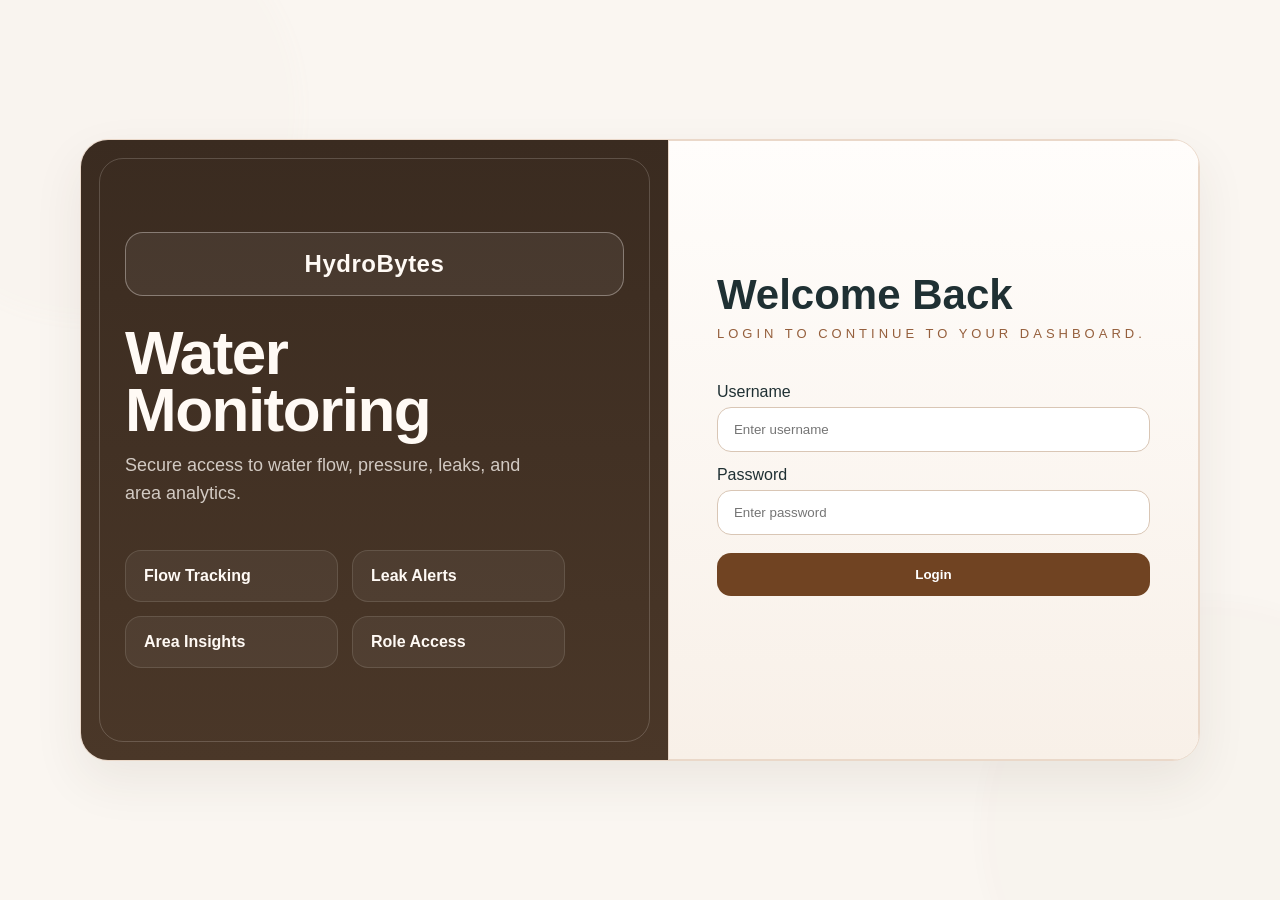
<file: frontend/index.html>
﻿<!DOCTYPE html>
<html lang="en">
<head>
  <meta charset="UTF-8">
  <meta name="viewport" content="width=device-width, initial-scale=1.0">
  <title>Water Monitoring Login</title>
  <link rel="stylesheet" href="/frontend/style.css">
</head>
<body>
  <section id="loginPage" class="login-page">
    <div class="login-shell">
      <div class="login-brand">
        <div class="brand-mark">HydroBytes</div>
        <h1>Water<br>Monitoring</h1>
        <p>Secure access to water flow, pressure, leaks, and area analytics.</p>
        <div class="feature-grid" aria-hidden="true">
          <div class="feature-pill">Flow Tracking</div>
          <div class="feature-pill">Leak Alerts</div>
          <div class="feature-pill">Area Insights</div>
          <div class="feature-pill">Role Access</div>
        </div>
      </div>

      <form id="loginForm" class="login-box" autocomplete="off">
        <div class="login-card-top">
          <h2>Welcome Back</h2>
          <p>Login to continue to your dashboard.</p>
        </div>
        <label for="username">Username</label>
        <input id="username" type="email" placeholder="Enter username" autocomplete="off" required>
        <label for="password">Password</label>
        <input id="password" type="password" placeholder="Enter password" autocomplete="new-password" required>
        <button type="submit">Login</button>
        <span id="loginError"></span>
      </form>
    </div>
  </section>

  <section id="dashboard" class="dashboard hidden">
    <header class="topbar">
      <h1>HYDROBYTES</h1>
      <div class="top-actions">
        <button id="manageBtn" type="button">Manage</button>
        <button id="logoutBtn" type="button">Logout</button>
      </div>
    </header>

    <main>
      <section class="title-section">
        <p>Water Monitoring Portal</p>
        <h2>Water Monitoring Dashboard</h2>
        <span>Admin overview for water flow, usage, pressure, leaks, areas, and pipelines.</span>
      </section>

      <section id="metrics" class="metrics"></section>

      <section class="bottom-grid">
        <div class="panel">
          <h3>Open Alerts</h3>
          <div id="alerts"></div>
        </div>
        <div class="panel">
          <h3>Summary</h3>
          <div id="areas"></div>
        </div>
      </section>
    </main>
  </section>

  <script src="/frontend/script.js"></script>
</body>
</html>
</file>
<file: frontend/style.css>
﻿* {
  box-sizing: border-box;
}

body {
  margin: 0;
  min-height: 100vh;
  color: #1f3033;
  font-family: Arial, sans-serif;
  background: #faf6f1;
}

.hidden {
  display: none !important;
}

.login-page {
  min-height: 100vh;
  display: flex;
  align-items: center;
  justify-content: center;
  padding: 20px;
  position: relative;
  overflow: hidden;
}

.login-page::before,
.login-page::after {
  content: "";
  position: absolute;
  border-radius: 999px;
  filter: blur(10px);
  opacity: 0.12;
}

.login-page::before {
  width: 420px;
  height: 420px;
  background: rgba(201, 168, 145, 0.18);
  left: -120px;
  top: -100px;
}

.login-page::after {
  width: 460px;
  height: 460px;
  background: rgba(112, 67, 34, 0.12);
  right: -160px;
  bottom: -160px;
}

.login-shell {
  width: min(1120px, 100%);
  display: grid;
  grid-template-columns: 1.05fr 0.95fr;
  border: 1px solid #ead8c9;
  border-radius: 28px;
  overflow: hidden;
  background: #fffaf5;
  box-shadow: 0 20px 50px rgba(68, 48, 35, 0.08);
  position: relative;
  z-index: 1;
}

.login-brand,
.login-box {
  min-height: 620px;
}

.login-brand {
  padding: 44px;
  background:
    linear-gradient(180deg, #3a2b20, #4a3728),
    linear-gradient(135deg, rgba(201, 168, 145, 0.22), rgba(112, 67, 34, 0.16));
  color: #fffaf5;
  display: flex;
  flex-direction: column;
  justify-content: center;
  position: relative;
}

.login-brand::after {
  content: "";
  position: absolute;
  inset: 18px;
  border: 1px solid rgba(255, 250, 245, 0.18);
  border-radius: 24px;
  pointer-events: none;
}

.brand-mark {
  min-width: 170px;
  height: 64px;
  padding: 0 18px;
  border-radius: 18px;
  display: inline-flex;
  align-items: center;
  justify-content: center;
  border: 1px solid rgba(255, 250, 245, 0.35);
  background: rgba(255, 255, 255, 0.06);
  font-weight: 800;
  font-size: 24px;
  letter-spacing: 0.5px;
}

.login-brand h1 {
  margin: 28px 0 14px;
  font-size: clamp(40px, 5vw, 62px);
  line-height: 0.92;
  letter-spacing: -1.5px;
}

.login-brand p {
  max-width: 420px;
  margin: 0;
  color: rgba(255, 250, 245, 0.76);
  font-size: 18px;
  line-height: 1.55;
}

.feature-grid {
  display: grid;
  grid-template-columns: repeat(2, minmax(0, 1fr));
  gap: 14px;
  margin-top: 42px;
  max-width: 440px;
}

.feature-pill {
  padding: 16px 18px;
  border-radius: 16px;
  background: rgba(255, 255, 255, 0.05);
  border: 1px solid rgba(255, 250, 245, 0.12);
  color: #fffaf5;
  font-weight: 700;
}

.login-box,
.panel,
.metric-card,
.title-section {
  background: #fff;
  border: 1px solid #ead8c9;
  border-radius: 20px;
  box-shadow: 0 10px 30px rgba(68, 48, 35, 0.06);
}

.login-box {
  padding: 54px 48px;
  color: #1f3033;
  background: linear-gradient(180deg, #fffdfb 0%, #f8f0e8 100%);
  display: flex;
  flex-direction: column;
  justify-content: center;
  border-radius: 0;
}

.login-card-top h2 {
  margin: 0;
  font-size: 42px;
  line-height: 1;
  color: #1f3033;
}

.login-card-top p {
  margin: 10px 0 28px;
  color: #955f3c;
  font-size: 16px;
}

.login-box h1,
.topbar h1 {
  letter-spacing: 6px;
  margin: 0;
}

.login-box p,
.title-section p,
.metric-card span {
  color: #955f3c;
  letter-spacing: 4px;
  text-transform: uppercase;
  font-size: 13px;
}

label {
  display: block;
  margin-top: 14px;
  margin-bottom: 6px;
}

input {
  width: 100%;
  padding: 14px 16px;
  border: 1px solid #d9c6b5;
  border-radius: 14px;
  background: #fff;
  color: #1f3033;
}

button {
  border: 0;
  border-radius: 14px;
  padding: 14px 14px;
  background: #704322;
  color: white;
  cursor: pointer;
  font-weight: 700;
}

.button-link {
  display: inline-block;
  border-radius: 14px;
  padding: 10px 14px;
  background: #704322;
  color: white;
  text-decoration: none;
}

.top-actions {
  display: flex;
  align-items: center;
  gap: 10px;
}

.login-box button {
  width: 100%;
  margin-top: 18px;
}

#loginError {
  display: block;
  margin-top: 10px;
  color: #b83232;
  min-height: 1.2em;
}

.topbar {
  display: flex;
  justify-content: space-between;
  align-items: center;
  padding: 22px 6%;
  border-bottom: 1px solid #ead8c9;
  background: #fffaf5;
}

main {
  width: min(1280px, 92%);
  margin: 24px auto 40px;
}

.title-section {
  padding: 30px;
}

.title-section h2 {
  margin: 0;
  font-size: 38px;
}

.title-section span {
  display: block;
  margin-top: 10px;
  color: #59676b;
  font-size: 17px;
}

.metrics {
  display: grid;
  grid-template-columns: repeat(3, 1fr);
  gap: 18px;
  margin-top: 18px;
}

.metric-card {
  min-height: 130px;
  padding: 22px;
}

.metric-card strong {
  display: block;
  margin-top: 10px;
  font-size: 30px;
}

.metric-card small {
  display: block;
  margin-top: 8px;
  color: #59676b;
}

.bottom-grid {
  display: grid;
  grid-template-columns: 1fr 1fr;
  gap: 18px;
  margin-top: 18px;
}

.manage-grid {
  display: grid;
  grid-template-columns: 1fr 1fr;
  gap: 18px;
  margin-top: 18px;
}

.panel {
  padding: 22px;
}

.panel h3 {
  margin-top: 0;
}

.small-form {
  display: grid;
  gap: 10px;
  margin-bottom: 24px;
}

select {
  width: 100%;
  padding: 11px;
  border: 1px solid #d9c6b5;
  border-radius: 14px;
  background: #fff;
}

#alerts,
#areas {
  max-height: 340px;
  overflow-y: auto;
  padding-right: 8px;
}

#alerts::-webkit-scrollbar,
#areas::-webkit-scrollbar {
  width: 8px;
}

#alerts::-webkit-scrollbar-thumb,
#areas::-webkit-scrollbar-thumb {
  background: #c9a891;
  border-radius: 8px;
}

#alerts::-webkit-scrollbar-track,
#areas::-webkit-scrollbar-track {
  background: #f3e7dc;
  border-radius: 8px;
}

.scroll-list {
  max-height: 320px;
  overflow-y: auto;
  padding-right: 8px;
}

.area-card {
  display: grid;
  gap: 8px;
  min-height: 118px;
}

.area-toggle {
  width: 100%;
  display: flex;
  justify-content: space-between;
  align-items: center;
  gap: 12px;
  padding: 0;
  background: transparent;
  color: inherit;
  border: 0;
  text-align: left;
}

.area-toggle-label {
  display: grid;
  gap: 4px;
}

.area-toggle-label small {
  color: #955f3c;
  font-size: 12px;
  letter-spacing: 1px;
  text-transform: uppercase;
}

.area-toggle-arrow {
  font-size: 22px;
  color: #704322;
  flex: 0 0 auto;
}

.area-pipelines {
  display: grid;
  gap: 10px;
  padding-left: 4px;
}

.area-pipelines.closed {
  display: none;
}

.area-pipelines.open {
  display: grid;
}

.pipeline-chip {
  padding: 10px 12px;
  border-radius: 14px;
  background: #fffdfb;
  border: 1px solid #ead8c9;
}

.pipeline-chip strong {
  font-size: 14px;
}

.area-card-head {
  display: flex;
  justify-content: space-between;
  align-items: center;
  gap: 12px;
}

.area-card-head span {
  color: #955f3c;
  font-size: 12px;
  letter-spacing: 1px;
  text-transform: uppercase;
  white-space: nowrap;
}

#areaList {
  max-height: 360px;
  overflow-y: auto;
  padding-right: 10px;
  display: grid;
  gap: 12px;
}

#pipelineList {
  max-height: 260px;
  overflow-y: auto;
  padding-right: 10px;
  display: grid;
  gap: 12px;
}

.data-panel {
  margin-top: 18px;
}

.manage-analysis {
  margin-top: 18px;
}

.data-list {
  margin-top: 12px;
}

.message {
  color: #197653;
  font-weight: bold;
}

.alert-item,
.area-item {
  border: 1px solid #ead8c9;
  border-radius: 16px;
  padding: 14px;
  margin-top: 12px;
  background: #fffdfb;
}

.area-highlight {
  border: 2px solid #c9a891;
  background: linear-gradient(180deg, #fff8f1, #fffdfb);
  box-shadow: 0 8px 22px rgba(112, 67, 34, 0.08);
}

.alert-item p,
.area-item p {
  color: #59676b;
  line-height: 1.4;
}

.resolve-btn {
  background: #197653;
}

.area-row {
  display: flex;
  justify-content: space-between;
  gap: 12px;
}

.analysis-grid {
  display: grid;
  grid-template-columns: 1fr 1fr;
  gap: 18px;
  margin-top: 18px;
}

.section-head h3 {
  margin-bottom: 6px;
}

.section-head p {
  margin: 0 0 16px;
  color: #59676b;
}

.chart-box {
  display: grid;
  gap: 14px;
}

.svg-chart,
.svg-donut {
  width: 100%;
  height: auto;
  display: block;
}

.chart-axis {
  stroke: #c9a891;
  stroke-width: 1.5;
}

.chart-label {
  fill: #1f3033;
  font-size: 14px;
}

.chart-value,
.chart-note,
.chart-legend {
  fill: #59676b;
  font-size: 12px;
}

.donut-wrap {
  display: grid;
  grid-template-columns: 220px 1fr;
  gap: 14px;
  align-items: center;
}

.donut-base {
  fill: none;
  stroke: #f3e7dc;
  stroke-width: 28;
}

.donut-total {
  fill: #1f3033;
  font-size: 28px;
  font-weight: bold;
}

.donut-caption {
  fill: #59676b;
  font-size: 12px;
}

.donut-list {
  margin-top: 0;
}

.chart-row {
  border: 1px solid #ead8c9;
  border-radius: 16px;
  padding: 14px;
  background: #fffdfb;
}

.chart-row-head {
  display: flex;
  justify-content: space-between;
  gap: 10px;
  margin-bottom: 10px;
}

.bar-track {
  height: 12px;
  border-radius: 999px;
  background: #f3e7dc;
  overflow: hidden;
}

.stacked-track {
  display: flex;
  height: 14px;
  border-radius: 999px;
  overflow: hidden;
  background: #f3e7dc;
}

.bar-fill {
  height: 100%;
  border-radius: 999px;
}

.stack-fill {
  height: 100%;
}

.bar-fill.water {
  background: linear-gradient(90deg, #2e7d8a, #6ab7c5);
}

.bar-fill.alert {
  background: linear-gradient(90deg, #b83232, #ef7a58);
}

.stack-fill.water {
  background: linear-gradient(90deg, #2e7d8a, #6ab7c5);
}

.stack-fill.use {
  background: linear-gradient(90deg, #2f8f5b, #7dcf8c);
}

.status {
  color: #197653;
  font-weight: bold;
}

.status.alert {
  color: #b83232;
}

@media (max-width: 800px) {
  .brand-mark {
    min-width: 0;
    width: 100%;
  }

  .login-shell {
    grid-template-columns: 1fr;
  }

  .login-brand,
  .login-box {
    min-height: auto;
  }

  .login-brand {
    padding: 32px 26px;
  }

  .login-box {
    padding: 34px 26px 38px;
  }

  .feature-grid {
    grid-template-columns: 1fr;
  }

  .metrics,
  .bottom-grid,
  .manage-grid,
  .analysis-grid {
    grid-template-columns: 1fr;
  }

  .title-section h2 {
    font-size: 30px;
  }
}
</file>
